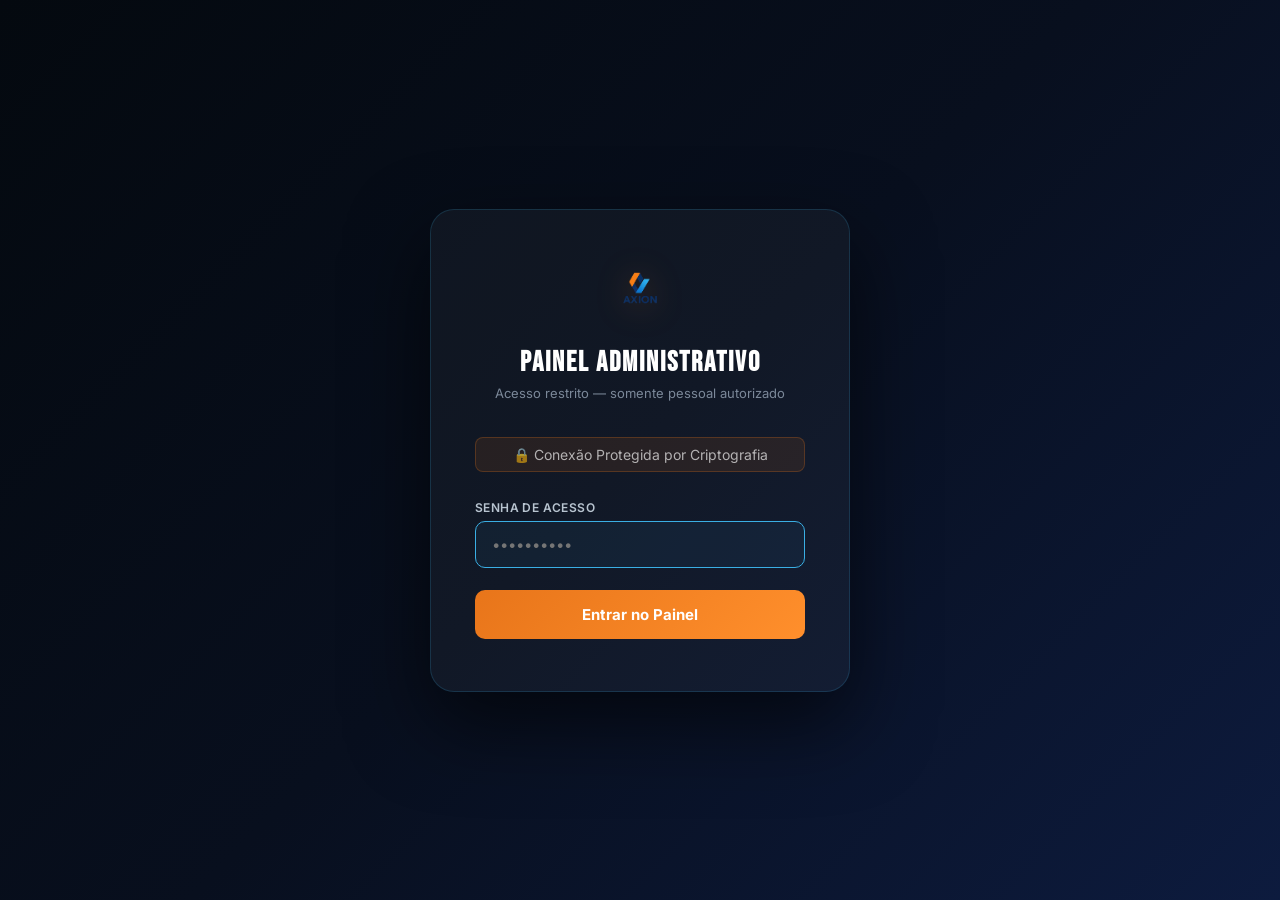
<file: admin.html>
<!DOCTYPE html>
<html lang="pt-BR">
<head>
<link rel="icon" type="image/png" href="/img/logo.png?v=20261019">
<meta charset="UTF-8">
<meta name="viewport" content="width=device-width, initial-scale=1.0">
<!-- Renomeie este arquivo para algo menos previsível, ex: axion-painel-x7k2.html -->
<title>Axion — Painel Administrativo</title>
<link rel="preconnect" href="https://fonts.googleapis.com">
<link href="https://fonts.googleapis.com/css2?family=Inter:wght@300;400;500;600;700;800&family=Bebas+Neue&display=swap" rel="stylesheet">
<style>
:root {
  --navy:#080F1E; --dark:#0D1B3E; --mid:#132E6A;
  --orange:#E8751A; --orange2:#FF8F2C;
  --sky:#3AAFE4; --white:#fff; --gray:#7B8899; --gray2:#B8C4D0;
  --green:#22c55e; --red:#ef4444; --yellow:#f59e0b;
  --sidebar-w:240px;
}
*,*::before,*::after{margin:0;padding:0;box-sizing:border-box}
html,body{height:100%;font-family:'Inter',sans-serif;background:var(--navy);color:var(--white);overflow-x:hidden}

/* ── LOGIN ── */
#login-screen{position:fixed;inset:0;background:linear-gradient(135deg,#04090F 0%,#080F1E 50%,#0D1B3E 100%);display:flex;align-items:center;justify-content:center;z-index:9999}
.login-card{background:rgba(255,255,255,.04);border:1px solid rgba(58,175,228,.18);border-radius:24px;padding:52px 44px;width:100%;max-width:420px;text-align:center;box-shadow:0 32px 80px rgba(0,0,0,.6)}
.login-logo{height:52px;margin-bottom:28px;filter:drop-shadow(0 4px 16px rgba(232,117,26,.3))}
.login-card h2{font-family:'Bebas Neue',sans-serif;font-size:28px;letter-spacing:2px;margin-bottom:6px}
.login-card>p{font-size:13px;color:var(--gray);margin-bottom:36px}
.login-shield{font-size:14px;display:flex;align-items:center;justify-content:center;gap:6px;background:rgba(232,117,26,.1);border:1px solid rgba(232,117,26,.25);border-radius:8px;padding:8px 16px;margin-bottom:28px;color:rgba(255,255,255,.65)}
.fg{display:flex;flex-direction:column;gap:6px;margin-bottom:16px;text-align:left}
.fg label{font-size:12px;font-weight:600;color:var(--gray2);letter-spacing:.4px;text-transform:uppercase}
.fg input{background:rgba(255,255,255,.05);border:1px solid rgba(255,255,255,.12);border-radius:10px;padding:13px 16px;color:#fff;font-size:15px;font-family:'Inter',sans-serif;outline:none;transition:.25s}
.fg input:focus{border-color:var(--sky);background:rgba(58,175,228,.06)}
.btn-login{width:100%;padding:15px;background:linear-gradient(135deg,var(--orange),var(--orange2));color:#fff;border:none;border-radius:10px;font-size:15px;font-weight:700;cursor:pointer;font-family:'Inter',sans-serif;transition:.3s;margin-top:6px}
.btn-login:hover{transform:translateY(-2px);box-shadow:0 8px 28px rgba(232,117,26,.45)}
.btn-login:disabled{opacity:.6;cursor:not-allowed;transform:none}
.login-error{background:rgba(239,68,68,.12);border:1px solid rgba(239,68,68,.3);border-radius:8px;padding:10px 14px;font-size:13px;color:#fca5a5;margin-top:12px}
.login-lock{background:rgba(245,158,11,.1);border:1px solid rgba(245,158,11,.3);border-radius:8px;padding:12px 14px;font-size:13px;color:#fde68a;margin-top:12px}
.login-attempts{font-size:11.5px;color:var(--gray);margin-top:10px}

/* ── APP LAYOUT ── */
#app{display:none;height:100vh;overflow:hidden}
.layout{display:flex;height:100%}

/* ── SIDEBAR ── */
.sidebar{width:var(--sidebar-w);background:#050B16;border-right:1px solid rgba(58,175,228,.1);display:flex;flex-direction:column;flex-shrink:0;overflow:hidden}
.sidebar-header{padding:24px 20px 16px;border-bottom:1px solid rgba(255,255,255,.06)}
.sidebar-logo{display:flex;align-items:center;gap:10px}
.sidebar-logo img{height:34px}
.sidebar-logo-badge{background:linear-gradient(135deg,var(--orange),var(--orange2));border-radius:5px;padding:2px 8px;font-size:10px;font-weight:700;letter-spacing:.6px;text-transform:uppercase}
.sidebar-nav{flex:1;padding:12px 0;overflow-y:auto}
.nav-item{display:flex;align-items:center;gap:11px;padding:11px 20px;color:var(--gray);text-decoration:none;font-size:14px;font-weight:500;cursor:pointer;transition:.2s;position:relative;border:none;background:none;width:100%;text-align:left}
.nav-item:hover{color:#fff;background:rgba(255,255,255,.04)}
.nav-item.active{color:#fff;background:rgba(58,175,228,.1)}
.nav-item.active::before{content:'';position:absolute;left:0;top:8px;bottom:8px;width:3px;background:var(--orange);border-radius:0 3px 3px 0}
.nav-icon{font-size:16px;width:20px;text-align:center;flex-shrink:0}
.nav-badge{margin-left:auto;background:var(--orange);color:#fff;border-radius:100px;padding:2px 8px;font-size:11px;font-weight:700}
.sidebar-footer{padding:16px 20px;border-top:1px solid rgba(255,255,255,.06)}
.btn-logout{display:flex;align-items:center;gap:9px;width:100%;padding:10px 14px;background:rgba(239,68,68,.08);border:1px solid rgba(239,68,68,.2);border-radius:9px;color:#fca5a5;font-size:13.5px;font-weight:600;cursor:pointer;font-family:'Inter',sans-serif;transition:.25s}
.btn-logout:hover{background:rgba(239,68,68,.18);border-color:rgba(239,68,68,.4)}

/* ── MAIN ── */
.main-content{flex:1;display:flex;flex-direction:column;overflow:hidden}
.topbar{display:flex;align-items:center;justify-content:space-between;padding:0 32px;height:62px;background:#060D1A;border-bottom:1px solid rgba(58,175,228,.1);flex-shrink:0}
.topbar h1{font-family:'Bebas Neue',sans-serif;font-size:22px;letter-spacing:1px;color:#fff}
.topbar-right{display:flex;align-items:center;gap:20px}
.topbar-time{font-size:12.5px;color:var(--gray)}
.user-chip{display:flex;align-items:center;gap:9px;background:rgba(255,255,255,.05);border:1px solid rgba(255,255,255,.1);border-radius:100px;padding:6px 14px}
.user-avatar{width:28px;height:28px;border-radius:50%;background:linear-gradient(135deg,var(--orange),var(--orange2));display:flex;align-items:center;justify-content:center;font-size:13px;font-weight:700}
.user-chip span{font-size:13px;color:var(--gray2)}
.page-area{flex:1;overflow-y:auto;padding:28px 32px}

/* ── CARDS / SHARED ── */
.card{background:rgba(255,255,255,.03);border:1px solid rgba(255,255,255,.08);border-radius:16px;padding:24px}
.card-title{font-size:15px;font-weight:700;margin-bottom:4px}
.card-sub{font-size:12.5px;color:var(--gray);margin-bottom:20px}
.section-title{font-family:'Bebas Neue',sans-serif;font-size:22px;letter-spacing:1px;margin-bottom:20px;display:flex;align-items:center;gap:10px}
.section-title::after{content:'';flex:1;height:1px;background:rgba(255,255,255,.07)}

/* ── DASHBOARD ── */
.kpi-grid{display:grid;grid-template-columns:repeat(4,1fr);gap:16px;margin-bottom:28px}
.kpi{background:linear-gradient(145deg,rgba(19,46,106,.3),rgba(13,27,62,.5));border:1px solid rgba(58,175,228,.1);border-radius:14px;padding:22px 20px;position:relative;overflow:hidden}
.kpi::after{content:'';position:absolute;top:0;right:0;width:60px;height:60px;border-radius:50%;background:rgba(58,175,228,.04);transform:translate(20px,-20px)}
.kpi-label{font-size:12px;color:var(--gray);text-transform:uppercase;letter-spacing:.6px;margin-bottom:8px}
.kpi-value{font-family:'Bebas Neue',sans-serif;font-size:44px;line-height:1;margin-bottom:4px}
.kpi-value.orange{color:var(--orange)}
.kpi-value.sky{color:var(--sky)}
.kpi-value.green{color:var(--green)}
.kpi-value.yellow{color:var(--yellow)}
.kpi-delta{font-size:12px;color:var(--gray)}

/* ── TABLE ── */
.tbl-header{display:flex;align-items:center;justify-content:space-between;margin-bottom:16px;flex-wrap:wrap;gap:12px}
.filter-pills{display:flex;gap:8px;flex-wrap:wrap}
.fpill{padding:7px 16px;border-radius:100px;font-size:12.5px;font-weight:600;border:1px solid rgba(255,255,255,.12);background:transparent;color:var(--gray2);cursor:pointer;transition:.2s;font-family:'Inter',sans-serif}
.fpill:hover{border-color:var(--sky);color:var(--sky)}
.fpill.active{background:linear-gradient(135deg,var(--orange),var(--orange2));border-color:transparent;color:#fff}
.search-box{position:relative}
.search-box input{background:rgba(255,255,255,.05);border:1px solid rgba(255,255,255,.1);border-radius:8px;padding:8px 14px 8px 36px;color:#fff;font-size:13.5px;font-family:'Inter',sans-serif;outline:none;width:220px;transition:.25s}
.search-box input:focus{border-color:var(--sky)}
.search-box::before{content:'🔍';position:absolute;left:10px;top:50%;transform:translateY(-50%);font-size:13px;pointer-events:none}
table{width:100%;border-collapse:collapse;font-size:13.5px}
thead th{padding:12px 14px;text-align:left;font-size:11px;font-weight:700;color:var(--gray);text-transform:uppercase;letter-spacing:.6px;border-bottom:1px solid rgba(255,255,255,.07)}
tbody tr{border-bottom:1px solid rgba(255,255,255,.04);cursor:pointer;transition:.2s}
tbody tr:hover{background:rgba(255,255,255,.03)}
tbody td{padding:14px 14px;vertical-align:top}
.td-name{font-weight:600}
.td-company{font-size:12px;color:var(--gray);margin-top:2px}
.status-badge{display:inline-flex;align-items:center;gap:5px;padding:4px 10px;border-radius:100px;font-size:11px;font-weight:700;text-transform:uppercase;letter-spacing:.4px}
.status-badge::before{content:'';width:5px;height:5px;border-radius:50%;background:currentColor}
.badge-novo{background:rgba(58,175,228,.15);color:var(--sky);border:1px solid rgba(58,175,228,.3)}
.badge-andamento{background:rgba(245,158,11,.12);color:var(--yellow);border:1px solid rgba(245,158,11,.25)}
.badge-concluido{background:rgba(34,197,94,.12);color:var(--green);border:1px solid rgba(34,197,94,.25)}
.badge-cancelado{background:rgba(239,68,68,.1);color:#fca5a5;border:1px solid rgba(239,68,68,.25)}
.td-actions{display:flex;gap:8px;align-items:center}
.btn-sm{padding:6px 12px;border-radius:7px;font-size:12px;font-weight:600;border:none;cursor:pointer;font-family:'Inter',sans-serif;transition:.2s}
.btn-view{background:rgba(58,175,228,.12);color:var(--sky);border:1px solid rgba(58,175,228,.2)}
.btn-view:hover{background:rgba(58,175,228,.22)}
.btn-del{background:rgba(239,68,68,.1);color:#fca5a5;border:1px solid rgba(239,68,68,.2)}
.btn-del:hover{background:rgba(239,68,68,.22)}
.empty-state{text-align:center;padding:60px 20px;color:var(--gray)}
.empty-state .empty-icon{font-size:48px;margin-bottom:12px}
.empty-state p{font-size:14px}

/* ── MODAL ── */
.modal-overlay{position:fixed;inset:0;background:rgba(4,9,15,.88);z-index:1000;display:flex;align-items:center;justify-content:center;padding:20px;backdrop-filter:blur(4px)}
.modal{background:#090F1D;border:1px solid rgba(58,175,228,.2);border-radius:20px;padding:36px;width:100%;max-width:560px;max-height:90vh;overflow-y:auto;position:relative}
.modal-close{position:absolute;top:16px;right:16px;width:36px;height:36px;border-radius:50%;background:rgba(255,255,255,.06);border:1px solid rgba(255,255,255,.12);color:var(--gray2);cursor:pointer;font-size:16px;display:flex;align-items:center;justify-content:center;transition:.2s}
.modal-close:hover{background:rgba(239,68,68,.15);border-color:rgba(239,68,68,.3);color:#fca5a5}
.modal h3{font-size:18px;font-weight:700;margin-bottom:20px}
.detail-row{display:flex;gap:8px;margin-bottom:12px;font-size:14px}
.detail-label{color:var(--gray);min-width:110px;flex-shrink:0;font-size:12.5px;padding-top:1px}
.detail-value{color:var(--white);line-height:1.6}
.detail-desc{background:rgba(255,255,255,.03);border:1px solid rgba(255,255,255,.07);border-radius:8px;padding:12px 14px;color:var(--gray2);line-height:1.7;font-size:13.5px;margin-top:4px}
.status-select{background:rgba(255,255,255,.06);border:1px solid rgba(255,255,255,.12);border-radius:8px;padding:8px 12px;color:#fff;font-size:13.5px;font-family:'Inter',sans-serif;outline:none;cursor:pointer}
.status-select option{background:#090F1D}
.modal-actions{display:flex;gap:10px;margin-top:24px;padding-top:18px;border-top:1px solid rgba(255,255,255,.07)}

/* ── EDITOR ── */
.editor-tabs{display:flex;gap:4px;margin-bottom:24px;background:rgba(255,255,255,.03);border-radius:10px;padding:4px}
.etab{padding:9px 18px;border-radius:8px;font-size:13.5px;font-weight:600;border:none;background:transparent;color:var(--gray);cursor:pointer;font-family:'Inter',sans-serif;transition:.2s}
.etab:hover{color:#fff}
.etab.active{background:linear-gradient(135deg,var(--orange),var(--orange2));color:#fff}
.editor-section{display:none}
.editor-section.active{display:block}
.ef-group{margin-bottom:20px}
.ef-group label{display:block;font-size:12px;font-weight:600;color:var(--gray2);letter-spacing:.4px;text-transform:uppercase;margin-bottom:6px}
.ef-group input,.ef-group textarea{width:100%;background:rgba(255,255,255,.05);border:1px solid rgba(255,255,255,.1);border-radius:9px;padding:11px 14px;color:#fff;font-size:14px;font-family:'Inter',sans-serif;outline:none;transition:.25s;resize:vertical}
.ef-group textarea{min-height:80px}
.ef-group input:focus,.ef-group textarea:focus{border-color:var(--sky);background:rgba(58,175,228,.05)}
.ef-row{display:grid;grid-template-columns:1fr 1fr;gap:16px}
.btn-save{display:inline-flex;align-items:center;gap:7px;padding:11px 24px;background:linear-gradient(135deg,var(--orange),var(--orange2));color:#fff;border:none;border-radius:9px;font-size:14px;font-weight:700;cursor:pointer;font-family:'Inter',sans-serif;transition:.3s}
.btn-save:hover{transform:translateY(-2px);box-shadow:0 8px 24px rgba(232,117,26,.4)}
.btn-reset{display:inline-flex;align-items:center;gap:7px;padding:11px 20px;background:rgba(255,255,255,.05);border:1px solid rgba(255,255,255,.1);color:var(--gray2);border-radius:9px;font-size:14px;font-weight:600;cursor:pointer;font-family:'Inter',sans-serif;transition:.25s}
.btn-reset:hover{border-color:var(--gray2);color:#fff}
.save-bar{display:flex;align-items:center;justify-content:space-between;background:rgba(232,117,26,.06);border:1px solid rgba(232,117,26,.2);border-radius:10px;padding:14px 18px;margin-bottom:20px}
.save-bar p{font-size:13px;color:rgba(255,255,255,.7)}
.save-toast{position:fixed;bottom:24px;right:24px;background:var(--green);color:#fff;padding:12px 20px;border-radius:10px;font-size:14px;font-weight:600;z-index:2000;transform:translateY(80px);opacity:0;transition:.35s;display:flex;align-items:center;gap:8px}
.save-toast.show{transform:translateY(0);opacity:1}

/* ── IMAGE EDITOR ── */
.img-grid{display:grid;grid-template-columns:repeat(auto-fill,minmax(220px,1fr));gap:20px}
.img-card{border:1px solid rgba(255,255,255,.08);border-radius:14px;overflow:hidden;background:rgba(255,255,255,.02)}
.img-preview{height:140px;overflow:hidden;position:relative;background:#0D1B3E}
.img-preview img{width:100%;height:100%;object-fit:cover}
.img-preview .img-bg{width:100%;height:100%;background-size:cover;background-position:center}
.img-badge{position:absolute;top:8px;left:8px;background:rgba(0,0,0,.7);border-radius:6px;padding:3px 8px;font-size:10.5px;color:var(--gray2)}
.img-card-body{padding:14px}
.img-card-body h4{font-size:13.5px;font-weight:600;margin-bottom:4px}
.img-card-body p{font-size:12px;color:var(--gray);margin-bottom:12px}
.img-actions{display:flex;gap:8px}
.btn-upload{display:inline-flex;align-items:center;gap:6px;padding:8px 14px;background:rgba(58,175,228,.12);border:1px solid rgba(58,175,228,.25);color:var(--sky);border-radius:8px;font-size:12.5px;font-weight:600;cursor:pointer;font-family:'Inter',sans-serif;transition:.2s}
.btn-upload:hover{background:rgba(58,175,228,.22)}
.btn-revert{padding:8px 12px;background:rgba(255,255,255,.04);border:1px solid rgba(255,255,255,.1);color:var(--gray);border-radius:8px;font-size:12.5px;font-weight:600;cursor:pointer;font-family:'Inter',sans-serif;transition:.2s}
.btn-revert:hover{border-color:var(--gray);color:#fff}
.btn-revert:disabled{opacity:.35;cursor:not-allowed}
input[type=file]{display:none}

/* ── SETTINGS ── */
.settings-section{margin-bottom:28px}
.settings-section h3{font-size:15px;font-weight:700;margin-bottom:16px;padding-bottom:10px;border-bottom:1px solid rgba(255,255,255,.07)}
.btn-danger{display:inline-flex;align-items:center;gap:7px;padding:11px 20px;background:rgba(239,68,68,.1);border:1px solid rgba(239,68,68,.25);color:#fca5a5;border-radius:9px;font-size:14px;font-weight:600;cursor:pointer;font-family:'Inter',sans-serif;transition:.25s}
.btn-danger:hover{background:rgba(239,68,68,.22);border-color:rgba(239,68,68,.45)}
.btn-secondary{display:inline-flex;align-items:center;gap:7px;padding:11px 20px;background:rgba(58,175,228,.1);border:1px solid rgba(58,175,228,.22);color:var(--sky);border-radius:9px;font-size:14px;font-weight:600;cursor:pointer;font-family:'Inter',sans-serif;transition:.25s}
.btn-secondary:hover{background:rgba(58,175,228,.2)}
.actions-row{display:flex;gap:12px;flex-wrap:wrap}
.pass-hint{font-size:12px;color:var(--gray);margin-top:6px}

/* ── RESPONSIVE ── */
@media(max-width:900px){
  .kpi-grid{grid-template-columns:repeat(2,1fr)}
  .sidebar{width:60px}
  .nav-item span:not(.nav-icon):not(.nav-badge){display:none}
  .sidebar-header .sidebar-logo span:last-child,.sidebar-header .sidebar-logo-badge{display:none}
  .sidebar-footer .btn-logout span:last-child{display:none}
  .page-area{padding:20px 16px}
  .topbar{padding:0 20px}
}
@media(max-width:600px){
  .ef-row{grid-template-columns:1fr}
  .kpi-grid{grid-template-columns:1fr 1fr}
}
</style>
</head>
<body>

<!-- ── LOGIN ── -->
<div id="login-screen">
  <div class="login-card">
    <img src="img/logo.png" alt="Axion" class="login-logo" onerror="this.style.display='none'">
    <h2>Painel Administrativo</h2>
    <p>Acesso restrito — somente pessoal autorizado</p>
    <div class="login-shield">🔒 Conexão Protegida por Criptografia</div>
    <form id="login-form">
      <div class="fg">
        <label>Senha de Acesso</label>
        <input type="password" id="login-pass" placeholder="••••••••••" autocomplete="current-password" autofocus>
      </div>
      <button type="submit" class="btn-login" id="login-btn">Entrar no Painel</button>
      <div id="login-error" style="display:none"></div>
      <div id="login-attempts" class="login-attempts" style="display:none"></div>
    </form>
  </div>
</div>

<!-- ── APP ── -->
<div id="app">
  <div class="layout">

    <!-- SIDEBAR -->
    <aside class="sidebar">
      <div class="sidebar-header">
        <div class="sidebar-logo">
          <img src="img/logo.png" alt="Axion" onerror="this.style.display='none'">
          <span class="sidebar-logo-badge">ADM</span>
        </div>
      </div>
      <nav class="sidebar-nav">
        <button class="nav-item active" data-page="dashboard"><span class="nav-icon">📊</span><span>Dashboard</span></button>
        <button class="nav-item" data-page="quotes"><span class="nav-icon">📋</span><span>Orçamentos</span><span class="nav-badge" id="nav-badge" style="display:none">0</span></button>
        <button class="nav-item" data-page="texts"><span class="nav-icon">✏️</span><span>Editar Textos</span></button>
        <button class="nav-item" data-page="images"><span class="nav-icon">🖼️</span><span>Editar Imagens</span></button>
        <button class="nav-item" data-page="settings"><span class="nav-icon">⚙️</span><span>Configurações</span></button>
      </nav>
      <div class="sidebar-footer">
        <button class="btn-logout" id="logout-btn"><span>🚪</span><span>Sair</span></button>
      </div>
    </aside>

    <!-- MAIN -->
    <div class="main-content">
      <header class="topbar">
        <h1 id="page-title">Dashboard</h1>
        <div class="topbar-right">
          <span class="topbar-time" id="topbar-time"></span>
          <div class="user-chip">
            <div class="user-avatar">A</div>
            <span>Administrador</span>
          </div>
        </div>
      </header>
      <div class="page-area" id="page-area"></div>
    </div>

  </div>
</div>

<!-- MODAL -->
<div class="modal-overlay" id="modal" style="display:none" onclick="if(event.target===this)closeModal()">
  <div class="modal" id="modal-inner"></div>
</div>

<!-- TOAST -->
<div class="save-toast" id="toast">✔ Salvo com sucesso!</div>

<script>
// ────────────────────────────────────────────────────────────────
// CHAVES / CONSTANTES
// ────────────────────────────────────────────────────────────────
const K = {
  PASS:    'axion_pass_hash',
  SESSION: 'axion_session',
  QUOTES:  'axion_quotes',
  CONTENT: 'axion_content',
  IMAGES:  'axion_images',
  FAILS:   'axion_auth_fails',
};

// ────────────────────────────────────────────────────────────────
// CRYPTO — SHA-256 via Web Crypto API
// ────────────────────────────────────────────────────────────────
async function sha256(str) {
  const buf = await crypto.subtle.digest('SHA-256', new TextEncoder().encode(str));
  return Array.from(new Uint8Array(buf)).map(b => b.toString(16).padStart(2,'0')).join('');
}

// ────────────────────────────────────────────────────────────────
// AUTH
// ────────────────────────────────────────────────────────────────
const AUTH = {
  MAX_FAILS: 5,
  LOCKOUT_MS: 15 * 60 * 1000, // 15 min
  SESSION_MS: 2 * 60 * 60 * 1000, // 2h

  async init() {
    if (!localStorage.getItem(K.PASS)) {
      localStorage.setItem(K.PASS, await sha256('Axion@2025'));
    }
  },

  getFailState() {
    return JSON.parse(localStorage.getItem(K.FAILS) || '{"count":0,"ts":0}');
  },

  isLocked() {
    const f = this.getFailState();
    if (f.count >= this.MAX_FAILS) {
      const remaining = this.LOCKOUT_MS - (Date.now() - f.ts);
      if (remaining > 0) return Math.ceil(remaining / 60000);
      this.resetFails();
    }
    return false;
  },

  resetFails() { localStorage.removeItem(K.FAILS); },

  recordFail() {
    const f = this.getFailState();
    f.count++;
    f.ts = Date.now();
    localStorage.setItem(K.FAILS, JSON.stringify(f));
  },

  async login(pass) {
    const locked = this.isLocked();
    if (locked) return { ok: false, locked, mins: locked };

    const hash = await sha256(pass);
    const stored = localStorage.getItem(K.PASS);

    if (hash === stored) {
      this.resetFails();
      const token = await sha256(pass + Date.now());
      sessionStorage.setItem(K.SESSION, JSON.stringify({
        token,
        exp: Date.now() + this.SESSION_MS
      }));
      return { ok: true };
    }
    this.recordFail();
    const f = this.getFailState();
    return { ok: false, remaining: this.MAX_FAILS - f.count };
  },

  isValid() {
    const s = JSON.parse(sessionStorage.getItem(K.SESSION) || 'null');
    return s && Date.now() < s.exp;
  },

  logout() {
    sessionStorage.removeItem(K.SESSION);
    location.reload();
  }
};

// ────────────────────────────────────────────────────────────────
// DATA
// ────────────────────────────────────────────────────────────────
const DATA = {
  getQuotes() {
    return JSON.parse(localStorage.getItem(K.QUOTES) || '[]');
  },
  saveQuotes(q) {
    localStorage.setItem(K.QUOTES, JSON.stringify(q));
  },
  addQuote(q) {
    const list = this.getQuotes();
    q.id = Date.now().toString(36) + Math.random().toString(36).slice(2,6);
    q.ts = Date.now();
    q.status = 'novo';
    list.unshift(q);
    this.saveQuotes(list);
    return q;
  },
  updateStatus(id, status) {
    const list = this.getQuotes().map(q => q.id === id ? {...q, status} : q);
    this.saveQuotes(list);
  },
  deleteQuote(id) {
    this.saveQuotes(this.getQuotes().filter(q => q.id !== id));
  },

  getContent() {
    return JSON.parse(localStorage.getItem(K.CONTENT) || '{}');
  },
  setContent(key, val) {
    const c = this.getContent();
    c[key] = val;
    localStorage.setItem(K.CONTENT, JSON.stringify(c));
  },
  resetContent() {
    localStorage.removeItem(K.CONTENT);
  },

  getImages() {
    return JSON.parse(localStorage.getItem(K.IMAGES) || '{}');
  },
  setImage(key, dataUrl) {
    const imgs = this.getImages();
    imgs[key] = dataUrl;
    localStorage.setItem(K.IMAGES, JSON.stringify(imgs));
  },
  removeImage(key) {
    const imgs = this.getImages();
    delete imgs[key];
    localStorage.setItem(K.IMAGES, JSON.stringify(imgs));
  },

  exportAll() {
    const data = {
      quotes: this.getQuotes(),
      content: this.getContent(),
      exported: new Date().toISOString()
    };
    const blob = new Blob([JSON.stringify(data, null, 2)], {type:'application/json'});
    const a = document.createElement('a');
    a.href = URL.createObjectURL(blob);
    a.download = `axion-backup-${new Date().toISOString().slice(0,10)}.json`;
    a.click();
  },

  clearQuotes() { localStorage.removeItem(K.QUOTES); },
  clearAll() {
    [K.QUOTES, K.CONTENT, K.IMAGES].forEach(k => localStorage.removeItem(k));
  }
};

// ────────────────────────────────────────────────────────────────
// UI HELPERS
// ────────────────────────────────────────────────────────────────
function $(id) { return document.getElementById(id); }

function toast(msg = '✔ Salvo com sucesso!', ms = 2800) {
  const t = $('toast');
  t.textContent = msg;
  t.classList.add('show');
  setTimeout(() => t.classList.remove('show'), ms);
}

function openModal(html) {
  $('modal-inner').innerHTML = html;
  $('modal').style.display = 'flex';
}
function closeModal() {
  $('modal').style.display = 'none';
}

function fmt(ts) {
  return new Date(ts).toLocaleString('pt-BR', {
    day:'2-digit', month:'2-digit', year:'numeric',
    hour:'2-digit', minute:'2-digit'
  });
}

function statusBadge(s) {
  const map = {
    novo: ['badge-novo','Novo'],
    andamento: ['badge-andamento','Em Andamento'],
    concluido: ['badge-concluido','Concluído'],
    cancelado: ['badge-cancelado','Cancelado']
  };
  const [cls, label] = map[s] || ['badge-novo','Novo'];
  return `<span class="status-badge ${cls}">${label}</span>`;
}

function updateNavBadge() {
  const novos = DATA.getQuotes().filter(q => q.status === 'novo').length;
  const badge = $('nav-badge');
  if (novos > 0) { badge.textContent = novos; badge.style.display = ''; }
  else badge.style.display = 'none';
}

// ────────────────────────────────────────────────────────────────
// PAGES
// ────────────────────────────────────────────────────────────────

/* ── DASHBOARD ── */
function pageDashboard() {
  const quotes = DATA.getQuotes();
  const novos = quotes.filter(q => q.status === 'novo').length;
  const andamento = quotes.filter(q => q.status === 'andamento').length;
  const concluido = quotes.filter(q => q.status === 'concluido').length;
  const today = quotes.filter(q => {
    const d = new Date(q.ts);
    const n = new Date();
    return d.getDate()===n.getDate() && d.getMonth()===n.getMonth() && d.getFullYear()===n.getFullYear();
  }).length;

  const recent = quotes.slice(0,5);

  $('page-area').innerHTML = `
    <div class="kpi-grid">
      <div class="kpi">
        <div class="kpi-label">Total de Orçamentos</div>
        <div class="kpi-value orange">${quotes.length}</div>
        <div class="kpi-delta">Todos os pedidos</div>
      </div>
      <div class="kpi">
        <div class="kpi-label">Novos Pedidos</div>
        <div class="kpi-value sky">${novos}</div>
        <div class="kpi-delta">Aguardando atenção</div>
      </div>
      <div class="kpi">
        <div class="kpi-label">Em Andamento</div>
        <div class="kpi-value yellow">${andamento}</div>
        <div class="kpi-delta">Em negociação</div>
      </div>
      <div class="kpi">
        <div class="kpi-label">Concluídos</div>
        <div class="kpi-value green">${concluido}</div>
        <div class="kpi-delta">Projetos fechados</div>
      </div>
    </div>

    <div class="card">
      <div class="section-title">Últimos Pedidos</div>
      ${recent.length === 0
        ? `<div class="empty-state"><div class="empty-icon">📭</div><p>Nenhum pedido ainda. Os orçamentos enviados pelo site aparecerão aqui.</p></div>`
        : `<table>
            <thead><tr>
              <th>Nome / Empresa</th>
              <th>Serviço</th>
              <th>Data</th>
              <th>Status</th>
            </tr></thead>
            <tbody>
              ${recent.map(q => `
                <tr onclick="showQuote('${q.id}')">
                  <td><div class="td-name">${q.name||'—'}</div><div class="td-company">${q.company||''}</div></td>
                  <td>${q.service||'—'}</td>
                  <td>${fmt(q.ts)}</td>
                  <td>${statusBadge(q.status)}</td>
                </tr>`).join('')}
            </tbody>
          </table>`
      }
    </div>
  `;
}

/* ── ORÇAMENTOS ── */
let quoteFilter = 'all', quoteSearch = '';

function pageQuotes() {
  renderQuotes();
}

function renderQuotes() {
  let quotes = DATA.getQuotes();
  if (quoteFilter !== 'all') quotes = quotes.filter(q => q.status === quoteFilter);
  if (quoteSearch) {
    const s = quoteSearch.toLowerCase();
    quotes = quotes.filter(q =>
      (q.name||'').toLowerCase().includes(s) ||
      (q.company||'').toLowerCase().includes(s) ||
      (q.email||'').toLowerCase().includes(s) ||
      (q.service||'').toLowerCase().includes(s)
    );
  }

  $('page-area').innerHTML = `
    <div class="card">
      <div class="tbl-header">
        <div class="filter-pills">
          ${[['all','Todos'],['novo','Novos'],['andamento','Em Andamento'],['concluido','Concluídos'],['cancelado','Cancelados']].map(([v,l]) =>
            `<button class="fpill${quoteFilter===v?' active':''}" onclick="setQuoteFilter('${v}')">${l}</button>`
          ).join('')}
        </div>
        <div class="search-box">
          <input type="text" id="q-search" placeholder="Buscar..." value="${quoteSearch}" oninput="setQuoteSearch(this.value)">
        </div>
      </div>

      ${quotes.length === 0
        ? `<div class="empty-state"><div class="empty-icon">🔍</div><p>Nenhum pedido encontrado.</p></div>`
        : `<table>
            <thead><tr>
              <th>Nome / Empresa</th>
              <th>Contato</th>
              <th>Serviço</th>
              <th>Data</th>
              <th>Status</th>
              <th>Ações</th>
            </tr></thead>
            <tbody>
              ${quotes.map(q => `
                <tr>
                  <td><div class="td-name">${q.name||'—'}</div><div class="td-company">${q.company||''}</div></td>
                  <td><div style="font-size:13px">${q.email||''}</div><div style="font-size:12px;color:var(--gray)">${q.phone||''}</div></td>
                  <td style="font-size:13px">${q.service||'—'}</td>
                  <td style="font-size:12px;color:var(--gray)">${fmt(q.ts)}</td>
                  <td>${statusBadge(q.status)}</td>
                  <td>
                    <div class="td-actions">
                      <button class="btn-sm btn-view" onclick="showQuote('${q.id}')">Ver</button>
                      <button class="btn-sm btn-del" onclick="deleteQuote('${q.id}',event)">✕</button>
                    </div>
                  </td>
                </tr>`).join('')}
            </tbody>
          </table>`
      }
    </div>
  `;
}

function setQuoteFilter(f) { quoteFilter = f; renderQuotes(); }
function setQuoteSearch(v) { quoteSearch = v; renderQuotes(); }

function showQuote(id) {
  const q = DATA.getQuotes().find(x => x.id === id);
  if (!q) return;
  openModal(`
    <button class="modal-close" onclick="closeModal()">✕</button>
    <h3>📋 Detalhes do Pedido</h3>
    <div class="detail-row"><span class="detail-label">Nome</span><span class="detail-value">${q.name||'—'}</span></div>
    <div class="detail-row"><span class="detail-label">Empresa</span><span class="detail-value">${q.company||'—'}</span></div>
    <div class="detail-row"><span class="detail-label">E-mail</span><span class="detail-value"><a href="mailto:${q.email}" style="color:var(--sky)">${q.email||'—'}</a></span></div>
    <div class="detail-row"><span class="detail-label">Telefone</span><span class="detail-value">${q.phone||'—'}</span></div>
    <div class="detail-row"><span class="detail-label">Serviço</span><span class="detail-value">${q.service||'—'}</span></div>
    <div class="detail-row"><span class="detail-label">Data</span><span class="detail-value">${fmt(q.ts)}</span></div>
    <div style="margin-bottom:16px">
      <div class="detail-label" style="margin-bottom:8px">Descrição do Projeto</div>
      <div class="detail-desc">${q.description||'(sem descrição)'}</div>
    </div>
    <div class="detail-row" style="align-items:center">
      <span class="detail-label">Status</span>
      <select class="status-select" onchange="updateStatus('${q.id}',this.value)">
        <option value="novo" ${q.status==='novo'?'selected':''}>Novo</option>
        <option value="andamento" ${q.status==='andamento'?'selected':''}>Em Andamento</option>
        <option value="concluido" ${q.status==='concluido'?'selected':''}>Concluído</option>
        <option value="cancelado" ${q.status==='cancelado'?'selected':''}>Cancelado</option>
      </select>
    </div>
    <div class="modal-actions">
      <a href="mailto:${q.email}?subject=Orçamento%20Axion%20Industrial&body=Olá%20${encodeURIComponent(q.name)}," class="btn-save" style="text-decoration:none">✉ Responder por E-mail</a>
      <button class="btn-reset" onclick="closeModal()">Fechar</button>
    </div>
  `);
}

function updateStatus(id, status) {
  DATA.updateStatus(id, status);
  updateNavBadge();
  toast('✔ Status atualizado!');
}

function deleteQuote(id, e) {
  e.stopPropagation();
  if (confirm('Excluir este pedido de orçamento? Esta ação não pode ser desfeita.')) {
    DATA.deleteQuote(id);
    updateNavBadge();
    renderQuotes();
    toast('🗑 Pedido excluído.');
  }
}

/* ── EDITAR TEXTOS ── */
function pageTexts() {
  const c = DATA.getContent();
  const v = key => c[key] || '';

  $('page-area').innerHTML = `
    <div class="save-bar">
      <p>💡 As alterações são salvas e aplicadas automaticamente no site quando visitado no mesmo navegador.</p>
    </div>

    <div class="editor-tabs">
      <button class="etab active" onclick="switchEtab('hero',this)">Hero</button>
      <button class="etab" onclick="switchEtab('about',this)">Sobre</button>
      <button class="etab" onclick="switchEtab('diff',this)">Diferenciais</button>
      <button class="etab" onclick="switchEtab('contact',this)">Contato</button>
    </div>

    <!-- HERO -->
    <div class="editor-section active" id="etab-hero">
      <div class="ef-group">
        <label>Badge do Hero (ex: "Excelência em Metalurgia Industrial")</label>
        <input type="text" id="c-hero-badge" value="${v('hero_badge')||'Excelência em Metalurgia Industrial'}">
      </div>
      <div class="ef-group">
        <label>Linha 1 do Título</label>
        <input type="text" id="c-hero-l1" value="${v('hero_l1')||'CONSTRUINDO'}">
      </div>
      <div class="ef-row">
        <div class="ef-group">
          <label>Linha 2 (cor laranja)</label>
          <input type="text" id="c-hero-l2" value="${v('hero_l2')||'O FUTURO'}">
        </div>
        <div class="ef-group">
          <label>Linha 3 (cor azul)</label>
          <input type="text" id="c-hero-l3" value="${v('hero_l3')||'COM PRECISÃO'}">
        </div>
      </div>
      <div class="ef-group">
        <label>Subtítulo do Hero</label>
        <textarea id="c-hero-sub">${v('hero_sub')||'Soluções completas em fabricação e montagem de estruturas metálicas, pintura a jato industrial e calderaria — qualidade e segurança em cada projeto.'}</textarea>
      </div>
      <div style="display:flex;gap:16px;margin-bottom:24px">
        <div class="ef-group" style="flex:1">
          <label>KPI 1 — Número</label>
          <input type="text" id="c-kpi1n" value="${v('kpi1_num')||'10+'}">
        </div>
        <div class="ef-group" style="flex:2">
          <label>KPI 1 — Descrição</label>
          <input type="text" id="c-kpi1l" value="${v('kpi1_label')||'Anos de Mercado'}">
        </div>
      </div>
      <div style="display:flex;gap:16px;margin-bottom:24px">
        <div class="ef-group" style="flex:1">
          <label>KPI 2 — Número</label>
          <input type="text" id="c-kpi2n" value="${v('kpi2_num')||'500+'}">
        </div>
        <div class="ef-group" style="flex:2">
          <label>KPI 2 — Descrição</label>
          <input type="text" id="c-kpi2l" value="${v('kpi2_label')||'Projetos Concluídos'}">
        </div>
      </div>
      <div style="display:flex;gap:16px;margin-bottom:28px">
        <div class="ef-group" style="flex:1">
          <label>KPI 3 — Número</label>
          <input type="text" id="c-kpi3n" value="${v('kpi3_num')||'100%'}">
        </div>
        <div class="ef-group" style="flex:2">
          <label>KPI 3 — Descrição</label>
          <input type="text" id="c-kpi3l" value="${v('kpi3_label')||'Comprometimento'}">
        </div>
      </div>
      <div style="display:flex;gap:12px">
        <button class="btn-save" onclick="saveHero()">💾 Salvar Hero</button>
        <button class="btn-reset" onclick="resetSection(['hero_badge','hero_l1','hero_l2','hero_l3','hero_sub','kpi1_num','kpi1_label','kpi2_num','kpi2_label','kpi3_num','kpi3_label'])">↩ Restaurar Padrão</button>
      </div>
    </div>

    <!-- SOBRE -->
    <div class="editor-section" id="etab-about">
      <div class="ef-group">
        <label>Título da Seção Sobre</label>
        <input type="text" id="c-about-title" value="${v('about_title')||'Tradição e Inovação no Setor Industrial'}">
      </div>
      <div class="ef-group">
        <label>Parágrafo 1</label>
        <textarea id="c-about-p1">${v('about_p1')||'A Axion é uma empresa especializada em soluções metalúrgicas e industriais, comprometida com a excelência em cada projeto. Nossa equipe de profissionais altamente qualificados utiliza equipamentos de última geração para entregar resultados superiores.'}</textarea>
      </div>
      <div class="ef-group">
        <label>Parágrafo 2</label>
        <textarea id="c-about-p2">${v('about_p2')||'Atuamos em diversos segmentos industriais, oferecendo serviços integrados que vão desde a concepção do projeto até a entrega final — sempre com foco em segurança, qualidade e cumprimento de prazos.'}</textarea>
      </div>
      <div style="display:flex;gap:12px">
        <button class="btn-save" onclick="saveAbout()">💾 Salvar Sobre</button>
        <button class="btn-reset" onclick="resetSection(['about_title','about_p1','about_p2'])">↩ Restaurar Padrão</button>
      </div>
    </div>

    <!-- DIFERENCIAIS -->
    <div class="editor-section" id="etab-diff">
      ${[1,2,3,4,5,6].map(i => `
        <div class="ef-row">
          <div class="ef-group">
            <label>Diferencial ${i} — Título</label>
            <input type="text" id="c-diff${i}t" value="${v('diff'+i+'_title')||['Equipe Especializada','Projetos Sob Medida','Controle de Qualidade','Prazo e Confiabilidade','Atendimento Completo','Segurança em Primeiro'][i-1]}">
          </div>
          <div class="ef-group">
            <label>Diferencial ${i} — Texto</label>
            <input type="text" id="c-diff${i}p" value="${v('diff'+i+'_text')||['Profissionais com vasta experiência no setor metalúrgico, com treinamentos contínuos e certificações técnicas atualizadas.','Desenvolvemos soluções personalizadas para cada cliente, com análise técnica detalhada e adequação às necessidades específicas.','Rigorosos processos de inspeção em todas as etapas, garantindo conformidade com as normas ABNT e ASME vigentes.','Comprometimento absoluto com os prazos acordados, com planejamento detalhado e comunicação transparente durante todo o processo.','Da concepção à entrega final, acompanhamos cada fase com total suporte técnico e atendimento personalizado e dedicado.','Todos os serviços seguem rigorosas normas de segurança do trabalho, com EPI\'s adequados e procedimentos certificados pelas NR\'s.'][i-1]}">
          </div>
        </div>`).join('')}
      <div style="display:flex;gap:12px;margin-top:8px">
        <button class="btn-save" onclick="saveDiff()">💾 Salvar Diferenciais</button>
        <button class="btn-reset" onclick="resetSection(['diff1_title','diff1_text','diff2_title','diff2_text','diff3_title','diff3_text','diff4_title','diff4_text','diff5_title','diff5_text','diff6_title','diff6_text'])">↩ Restaurar Padrão</button>
      </div>
    </div>

    <!-- CONTATO -->
    <div class="editor-section" id="etab-contact">
      <div class="ef-row">
        <div class="ef-group">
          <label>Telefone / WhatsApp</label>
          <input type="text" id="c-phone" value="${v('contact_phone')||'(12) 99651-3704'}">
        </div>
        <div class="ef-group">
          <label>E-mail</label>
          <input type="text" id="c-email" value="${v('contact_email')||'adm@axionindustrial.com.br'}">
        </div>
      </div>
      <div class="ef-group">
        <label>Endereço Completo</label>
        <input type="text" id="c-address" value="${v('contact_address')||'Rua Itamar Raul Mendes, 30 - São Paulo, Matozinhos - MG, 35720-000'}">
      </div>
      <div class="ef-group">
        <label>Horário de Atendimento</label>
        <input type="text" id="c-hours" value="${v('contact_hours')||'Seg–Sex: 8h às 18h | Sáb: 8h às 12h'}">
      </div>
      <div style="display:flex;gap:12px">
        <button class="btn-save" onclick="saveContact()">💾 Salvar Contato</button>
        <button class="btn-reset" onclick="resetSection(['contact_phone','contact_email','contact_address','contact_hours'])">↩ Restaurar Padrão</button>
      </div>
    </div>
  `;
}

function switchEtab(name, btn) {
  document.querySelectorAll('.editor-section').forEach(s => s.classList.remove('active'));
  document.querySelectorAll('.etab').forEach(b => b.classList.remove('active'));
  document.getElementById('etab-'+name).classList.add('active');
  btn.classList.add('active');
}

function saveHero() {
  const fields = {
    hero_badge: 'c-hero-badge', hero_l1: 'c-hero-l1', hero_l2: 'c-hero-l2', hero_l3: 'c-hero-l3',
    hero_sub: 'c-hero-sub',
    kpi1_num: 'c-kpi1n', kpi1_label: 'c-kpi1l',
    kpi2_num: 'c-kpi2n', kpi2_label: 'c-kpi2l',
    kpi3_num: 'c-kpi3n', kpi3_label: 'c-kpi3l',
  };
  for (const [key, id] of Object.entries(fields)) {
    DATA.setContent(key, $(id).value);
  }
  toast();
}

function saveAbout() {
  DATA.setContent('about_title', $('c-about-title').value);
  DATA.setContent('about_p1', $('c-about-p1').value);
  DATA.setContent('about_p2', $('c-about-p2').value);
  toast();
}

function saveDiff() {
  for (let i = 1; i <= 6; i++) {
    DATA.setContent('diff'+i+'_title', $('c-diff'+i+'t').value);
    DATA.setContent('diff'+i+'_text', $('c-diff'+i+'p').value);
  }
  toast();
}

function saveContact() {
  DATA.setContent('contact_phone', $('c-phone').value);
  DATA.setContent('contact_email', $('c-email').value);
  DATA.setContent('contact_address', $('c-address').value);
  DATA.setContent('contact_hours', $('c-hours').value);
  toast();
}

function resetSection(keys) {
  if (!confirm('Restaurar os textos desta seção para o padrão original?')) return;
  const c = DATA.getContent();
  keys.forEach(k => delete c[k]);
  localStorage.setItem(K.CONTENT, JSON.stringify(c));
  pageTexts();
  toast('↩ Padrão restaurado!');
}

/* ── EDITAR IMAGENS ── */
const IMG_DEFS = [
  { key: 'img_hero_bg',   label: 'Imagem de Fundo — Hero',        desc: 'Fundo da seção principal', type: 'bg',  original: 'img/WhatsApp Image 2026-05-19 at 21.31.29.jpeg' },
  { key: 'img_service1',  label: 'Serviço 1 — Estruturas',        desc: 'Card do primeiro serviço', type: 'img', original: 'img/WhatsApp Image 2026-05-19 at 21.31.34 (1).jpeg' },
  { key: 'img_service2',  label: 'Serviço 2 — Pintura',           desc: 'Card do segundo serviço',  type: 'img', original: 'img/WhatsApp Image 2026-05-19 at 21.31.32 (1).jpeg' },
  { key: 'img_service3',  label: 'Serviço 3 — Calderaria',        desc: 'Card do terceiro serviço', type: 'img', original: 'img/WhatsApp Image 2026-05-19 at 21.31.29.jpeg' },
  { key: 'img_about',     label: 'Foto — Seção Sobre Nós',        desc: 'Imagem da seção Sobre',    type: 'img', original: 'img/WhatsApp Image 2026-05-19 at 21.31.31.jpeg' },
];

function pageImages() {
  const imgs = DATA.getImages();

  $('page-area').innerHTML = `
    <div class="save-bar">
      <p>📸 Formatos aceitos: JPG, PNG, WEBP. Tamanho recomendado: até 2MB por imagem.</p>
    </div>
    <div class="img-grid" id="img-grid">
      ${IMG_DEFS.map(def => {
        const custom = imgs[def.key];
        const preview = custom
          ? (def.type === 'bg' ? `<div class="img-bg" style="background-image:url(${custom})"></div>` : `<img src="${custom}" alt="">`)
          : (def.type === 'bg' ? `<div class="img-bg" style="background-image:url('${def.original}')"></div>` : `<img src="${def.original}" alt="">`);
        return `
          <div class="img-card">
            <div class="img-preview">
              ${preview}
              ${custom ? '<span class="img-badge">✏ Personalizada</span>' : '<span class="img-badge">Original</span>'}
            </div>
            <div class="img-card-body">
              <h4>${def.label}</h4>
              <p>${def.desc}</p>
              <div class="img-actions">
                <label class="btn-upload">
                  📁 Trocar Imagem
                  <input type="file" accept="image/*" onchange="uploadImage('${def.key}',this)">
                </label>
                <button class="btn-revert" onclick="revertImage('${def.key}')" ${!custom?'disabled':''}>↩ Original</button>
              </div>
            </div>
          </div>`;
      }).join('')}
    </div>
  `;
}

function uploadImage(key, input) {
  const file = input.files[0];
  if (!file) return;
  if (file.size > 3 * 1024 * 1024) {
    alert('Imagem muito grande! Use arquivos até 3MB para não sobrecarregar o armazenamento.');
    return;
  }
  const reader = new FileReader();
  reader.onload = e => {
    DATA.setImage(key, e.target.result);
    pageImages();
    toast('🖼 Imagem atualizada!');
  };
  reader.readAsDataURL(file);
}

function revertImage(key) {
  if (!confirm('Restaurar a imagem original?')) return;
  DATA.removeImage(key);
  pageImages();
  toast('↩ Imagem restaurada!');
}

/* ── CONFIGURAÇÕES ── */
function pageSettings() {
  $('page-area').innerHTML = `
    <div style="max-width:560px">

      <div class="settings-section">
        <h3>🔑 Alterar Senha de Acesso</h3>
        <div class="ef-group">
          <label>Senha Atual</label>
          <input type="password" id="pass-old" placeholder="••••••••">
        </div>
        <div class="ef-group">
          <label>Nova Senha</label>
          <input type="password" id="pass-new" placeholder="••••••••">
          <div class="pass-hint">Mínimo de 8 caracteres. Use letras, números e símbolos.</div>
        </div>
        <div class="ef-group">
          <label>Confirmar Nova Senha</label>
          <input type="password" id="pass-conf" placeholder="••••••••">
        </div>
        <div id="pass-msg" style="font-size:13px;margin-bottom:12px"></div>
        <button class="btn-save" onclick="changePassword()">🔑 Alterar Senha</button>
      </div>

      <div class="settings-section">
        <h3>📦 Dados e Backup</h3>
        <div class="actions-row">
          <button class="btn-secondary" onclick="DATA.exportAll()">⬇ Exportar Backup (JSON)</button>
          <button class="btn-secondary" onclick="importData()">⬆ Importar Backup</button>
        </div>
        <input type="file" id="import-file" accept=".json" onchange="processImport(this)" style="display:none">
      </div>

      <div class="settings-section">
        <h3>⚠️ Zona de Perigo</h3>
        <div class="actions-row">
          <button class="btn-danger" onclick="clearQuotes()">🗑 Limpar Todos os Orçamentos</button>
          <button class="btn-danger" onclick="clearAllData()">💥 Limpar Tudo (Reset Total)</button>
        </div>
      </div>

      <div class="settings-section">
        <h3>ℹ️ Informações</h3>
        <div style="font-size:13px;color:var(--gray);line-height:1.8">
          <p>• Os dados são armazenados localmente neste navegador (localStorage).</p>
          <p>• Para acessar de outro computador, use a função de backup/importar.</p>
          <p>• Sessão expira automaticamente após <strong style="color:var(--white)">2 horas</strong> de inatividade.</p>
          <p>• Renomeie este arquivo para dificultar o acesso não autorizado.</p>
          <p style="margin-top:12px;padding:10px;background:rgba(58,175,228,.06);border:1px solid rgba(58,175,228,.15);border-radius:8px">
            💡 <strong>Dica de segurança (Locaweb):</strong> Crie um arquivo <code style="color:var(--sky)">.htaccess</code> na pasta raiz e adicione as regras de proteção por senha do Apache para uma camada extra de segurança.
          </p>
        </div>
      </div>

    </div>
  `;
}

async function changePassword() {
  const oldPass = $('pass-old').value;
  const newPass = $('pass-new').value;
  const confPass = $('pass-conf').value;
  const msg = $('pass-msg');

  if (!oldPass || !newPass || !confPass) {
    msg.style.color = '#fca5a5'; msg.textContent = 'Preencha todos os campos.'; return;
  }
  if (newPass.length < 8) {
    msg.style.color = '#fca5a5'; msg.textContent = 'Nova senha deve ter pelo menos 8 caracteres.'; return;
  }
  if (newPass !== confPass) {
    msg.style.color = '#fca5a5'; msg.textContent = 'As senhas não coincidem.'; return;
  }

  const oldHash = await sha256(oldPass);
  if (oldHash !== localStorage.getItem(K.PASS)) {
    msg.style.color = '#fca5a5'; msg.textContent = 'Senha atual incorreta.'; return;
  }

  localStorage.setItem(K.PASS, await sha256(newPass));
  msg.style.color = 'var(--green)'; msg.textContent = '✔ Senha alterada com sucesso!';
  $('pass-old').value = ''; $('pass-new').value = ''; $('pass-conf').value = '';
}

function importData() { $('import-file').click(); }

function processImport(input) {
  const file = input.files[0];
  if (!file) return;
  const reader = new FileReader();
  reader.onload = e => {
    try {
      const data = JSON.parse(e.target.result);
      if (data.quotes) localStorage.setItem(K.QUOTES, JSON.stringify(data.quotes));
      if (data.content) localStorage.setItem(K.CONTENT, JSON.stringify(data.content));
      updateNavBadge();
      toast('⬆ Backup importado com sucesso!');
    } catch {
      alert('Arquivo inválido. Use apenas backups exportados por este painel.');
    }
  };
  reader.readAsText(file);
}

function clearQuotes() {
  if (confirm('Apagar TODOS os pedidos de orçamento? Esta ação não pode ser desfeita.')) {
    DATA.clearQuotes();
    updateNavBadge();
    toast('🗑 Orçamentos apagados.');
    pageSettings();
  }
}

function clearAllData() {
  if (confirm('⚠️ ATENÇÃO: Isso apaga TODOS os dados (orçamentos, textos personalizados e imagens). Continuar?')) {
    if (confirm('Tem certeza? Esta ação é irreversível.')) {
      DATA.clearAll();
      updateNavBadge();
      toast('💥 Todos os dados foram apagados.');
      pageSettings();
    }
  }
}

// ────────────────────────────────────────────────────────────────
// ROTEAMENTO
// ────────────────────────────────────────────────────────────────
const PAGES = {
  dashboard: { title: 'Dashboard',      fn: pageDashboard },
  quotes:    { title: 'Pedidos de Orçamento', fn: pageQuotes },
  texts:     { title: 'Editar Textos',   fn: pageTexts },
  images:    { title: 'Editar Imagens',  fn: pageImages },
  settings:  { title: 'Configurações',   fn: pageSettings },
};

function navigate(page) {
  const p = PAGES[page];
  if (!p) return;
  document.querySelectorAll('.nav-item').forEach(b => b.classList.toggle('active', b.dataset.page === page));
  $('page-title').textContent = p.title;
  p.fn();
  window.scrollTo(0, 0);
}

document.querySelectorAll('.nav-item').forEach(btn =>
  btn.addEventListener('click', () => navigate(btn.dataset.page))
);

// ────────────────────────────────────────────────────────────────
// RELÓGIO
// ────────────────────────────────────────────────────────────────
function updateClock() {
  $('topbar-time').textContent = new Date().toLocaleString('pt-BR', {
    day:'2-digit', month:'2-digit', year:'numeric',
    hour:'2-digit', minute:'2-digit'
  });
}
setInterval(updateClock, 1000);
updateClock();

// ────────────────────────────────────────────────────────────────
// AUTO-LOGOUT POR INATIVIDADE
// ────────────────────────────────────────────────────────────────
let activityTimer;
function resetActivity() {
  clearTimeout(activityTimer);
  activityTimer = setTimeout(() => {
    alert('Sua sessão expirou por inatividade. Faça login novamente.');
    AUTH.logout();
  }, AUTH.SESSION_MS);
}
['click','keydown','mousemove','touchstart'].forEach(e =>
  document.addEventListener(e, resetActivity, { passive: true })
);

// ────────────────────────────────────────────────────────────────
// INICIALIZAÇÃO
// ────────────────────────────────────────────────────────────────
document.getElementById('logout-btn').addEventListener('click', () => {
  if (confirm('Deseja sair do painel?')) AUTH.logout();
});

document.getElementById('login-form').addEventListener('submit', async e => {
  e.preventDefault();
  const btn = $('login-btn');
  const pass = $('login-pass').value;
  const errEl = $('login-error');
  const attEl = $('login-attempts');

  btn.disabled = true;
  btn.textContent = 'Verificando...';
  errEl.style.display = 'none';
  attEl.style.display = 'none';

  // Pequeno delay para mitigar timing attacks
  await new Promise(r => setTimeout(r, 400));

  const result = await AUTH.login(pass);

  if (result.ok) {
    $('login-screen').style.display = 'none';
    $('app').style.display = 'flex';
    updateNavBadge();
    navigate('dashboard');
    resetActivity();
  } else if (result.locked) {
    errEl.className = 'login-lock';
    errEl.innerHTML = `🔒 Painel bloqueado por ${result.mins} minuto(s) devido a tentativas incorretas.`;
    errEl.style.display = 'block';
    btn.disabled = false;
    btn.textContent = 'Entrar no Painel';
  } else {
    errEl.className = 'login-error';
    errEl.textContent = 'Senha incorreta. Verifique e tente novamente.';
    errEl.style.display = 'block';
    if (result.remaining <= 2) {
      attEl.textContent = `⚠️ Atenção: ${result.remaining} tentativa(s) restante(s) antes do bloqueio.`;
      attEl.style.display = 'block';
    }
    $('login-pass').value = '';
    btn.disabled = false;
    btn.textContent = 'Entrar no Painel';
  }
});

// Verificar bloqueio ao carregar
(async () => {
  await AUTH.init();

  const locked = AUTH.isLocked();
  if (locked) {
    const errEl = $('login-error');
    errEl.className = 'login-lock';
    errEl.innerHTML = `🔒 Painel bloqueado por ${locked} minuto(s).`;
    errEl.style.display = 'block';
    $('login-btn').disabled = true;
  }

  // Já logado? Restaurar sessão
  if (AUTH.isValid()) {
    $('login-screen').style.display = 'none';
    $('app').style.display = 'flex';
    updateNavBadge();
    navigate('dashboard');
    resetActivity();
  }
})();
</script>
</body>
</html>
</file>
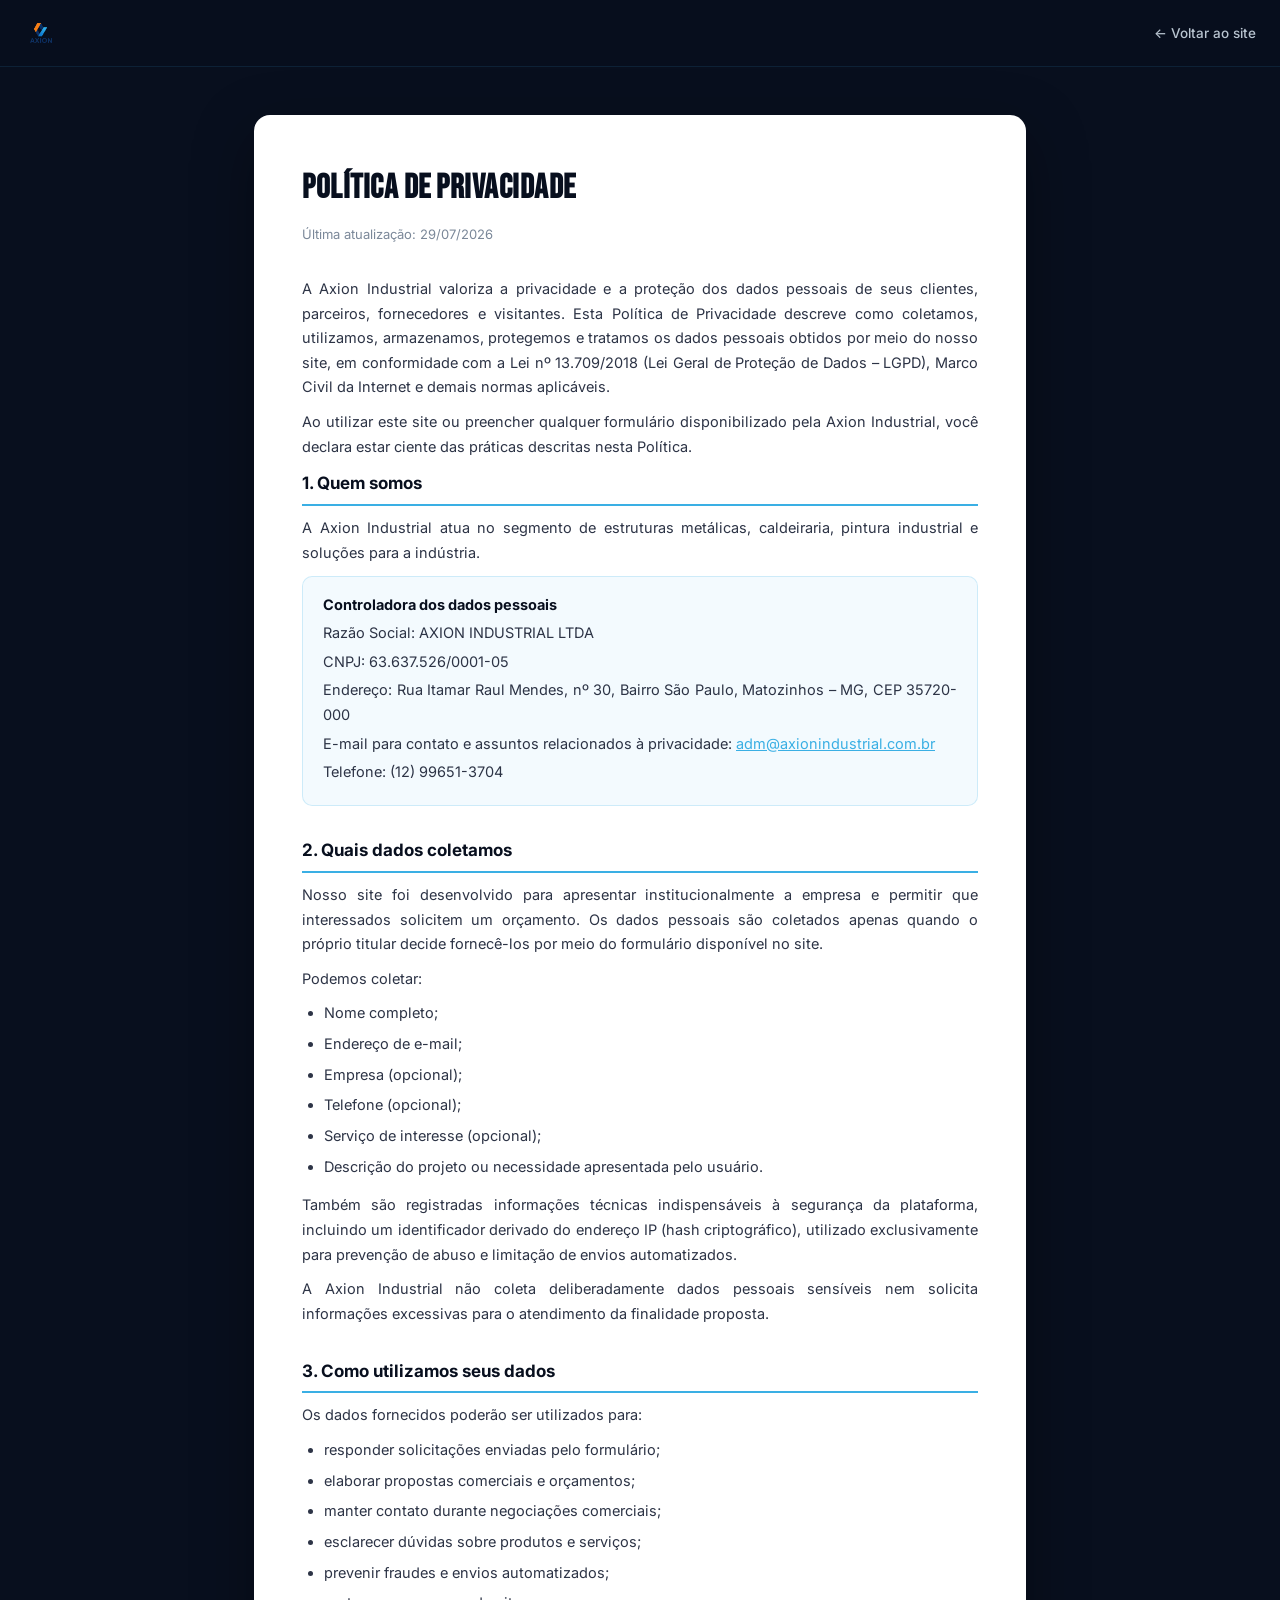
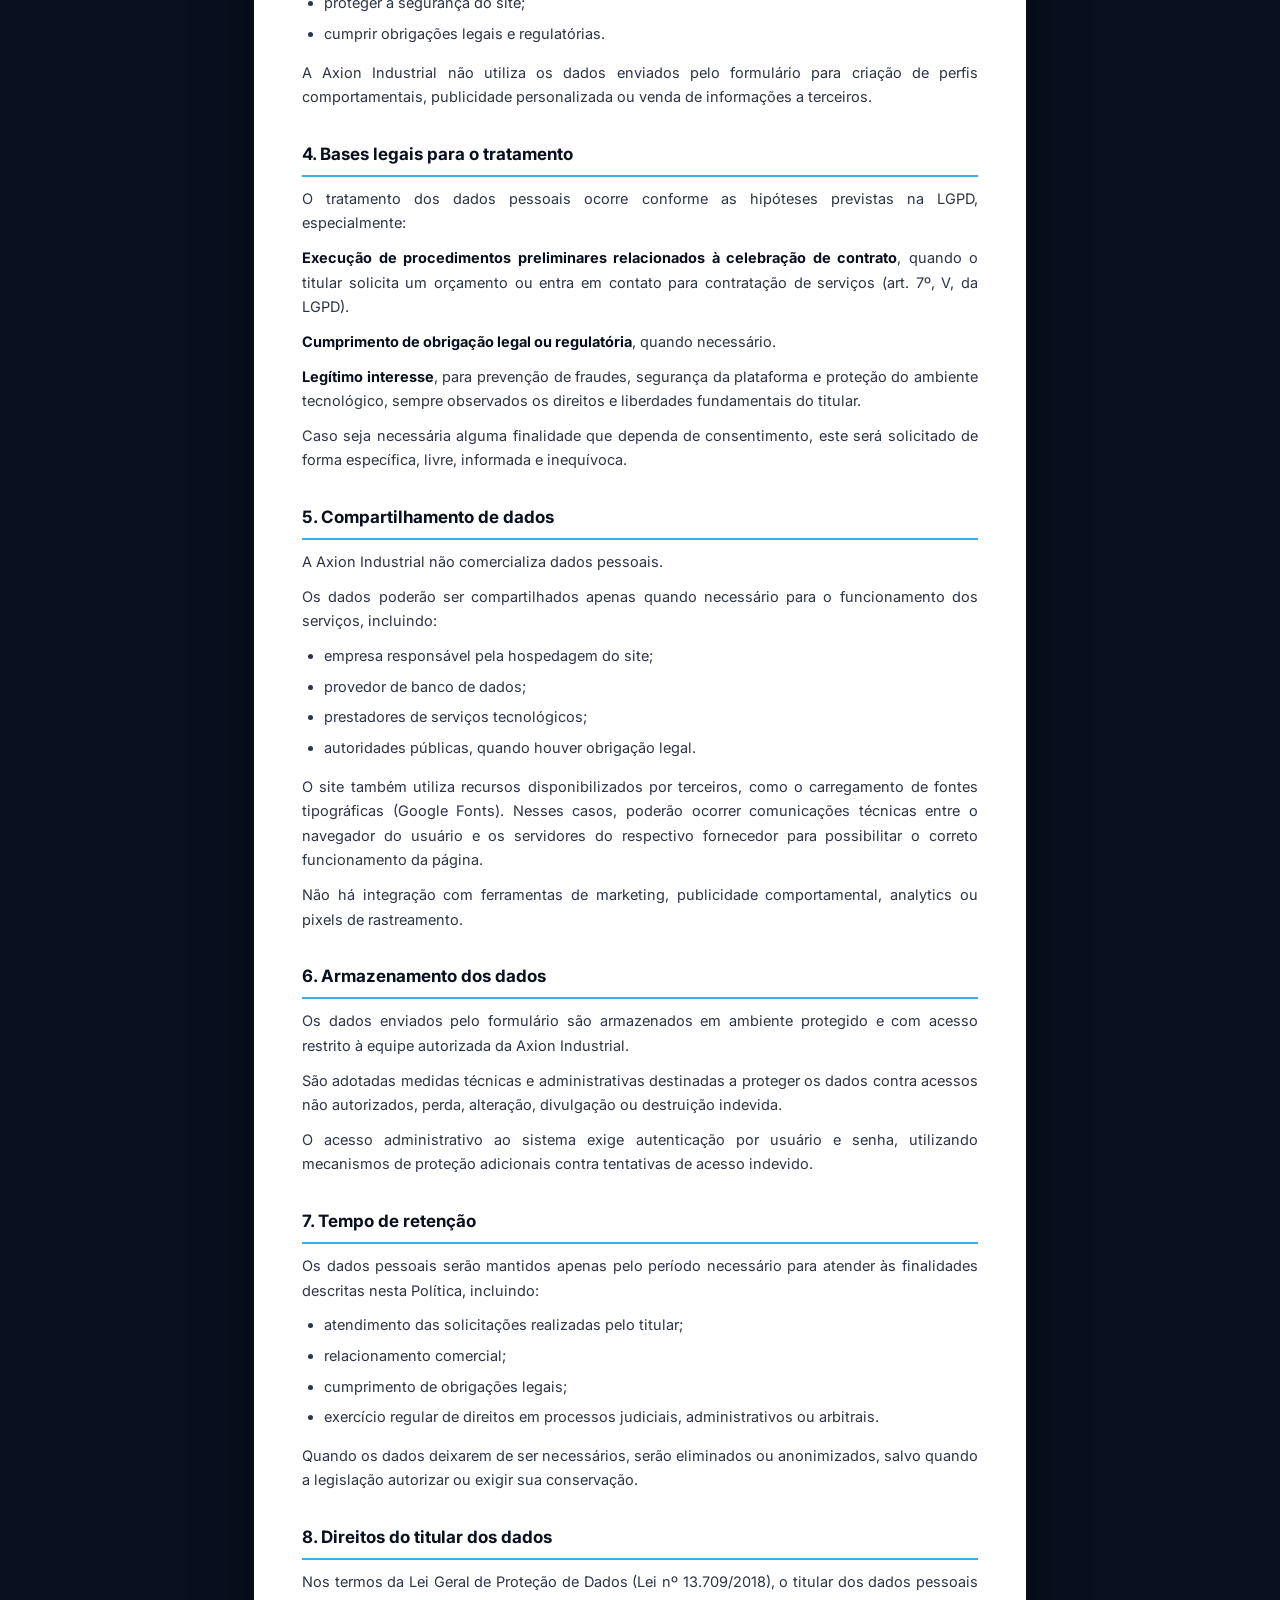
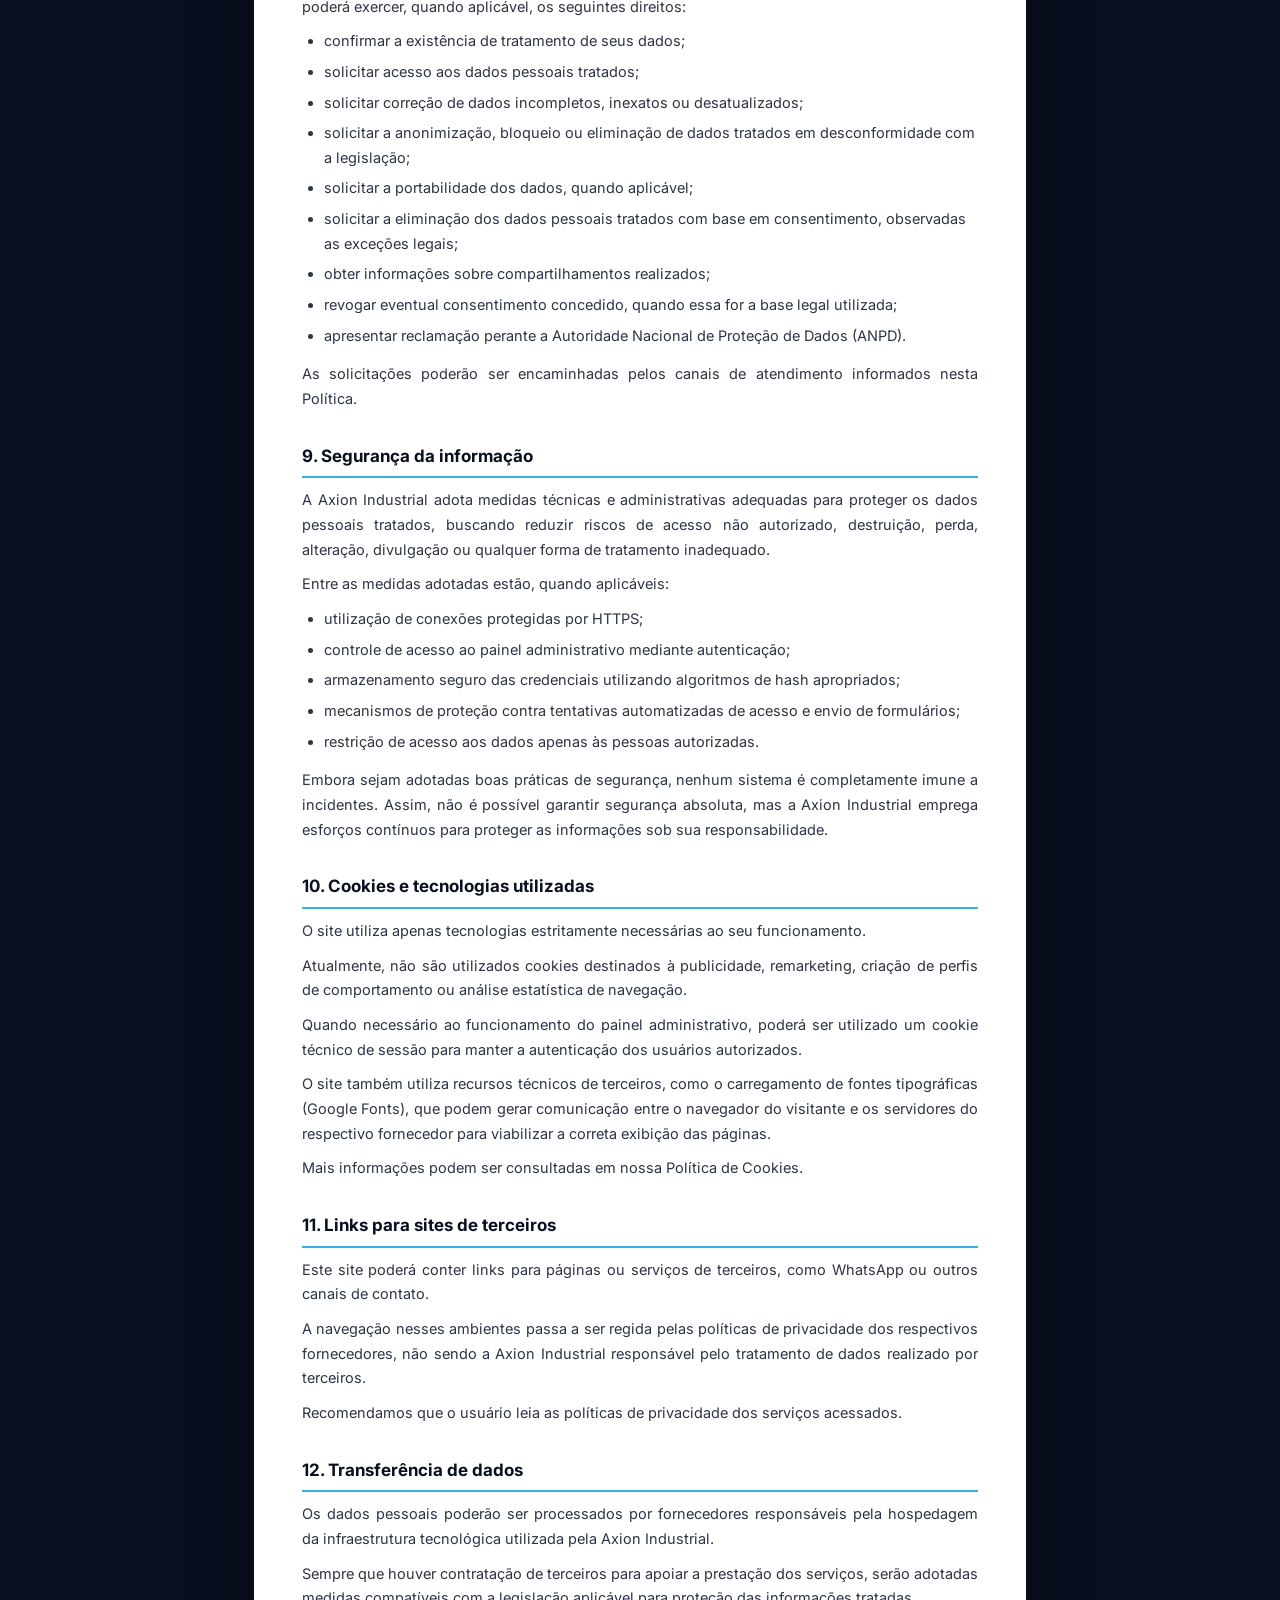
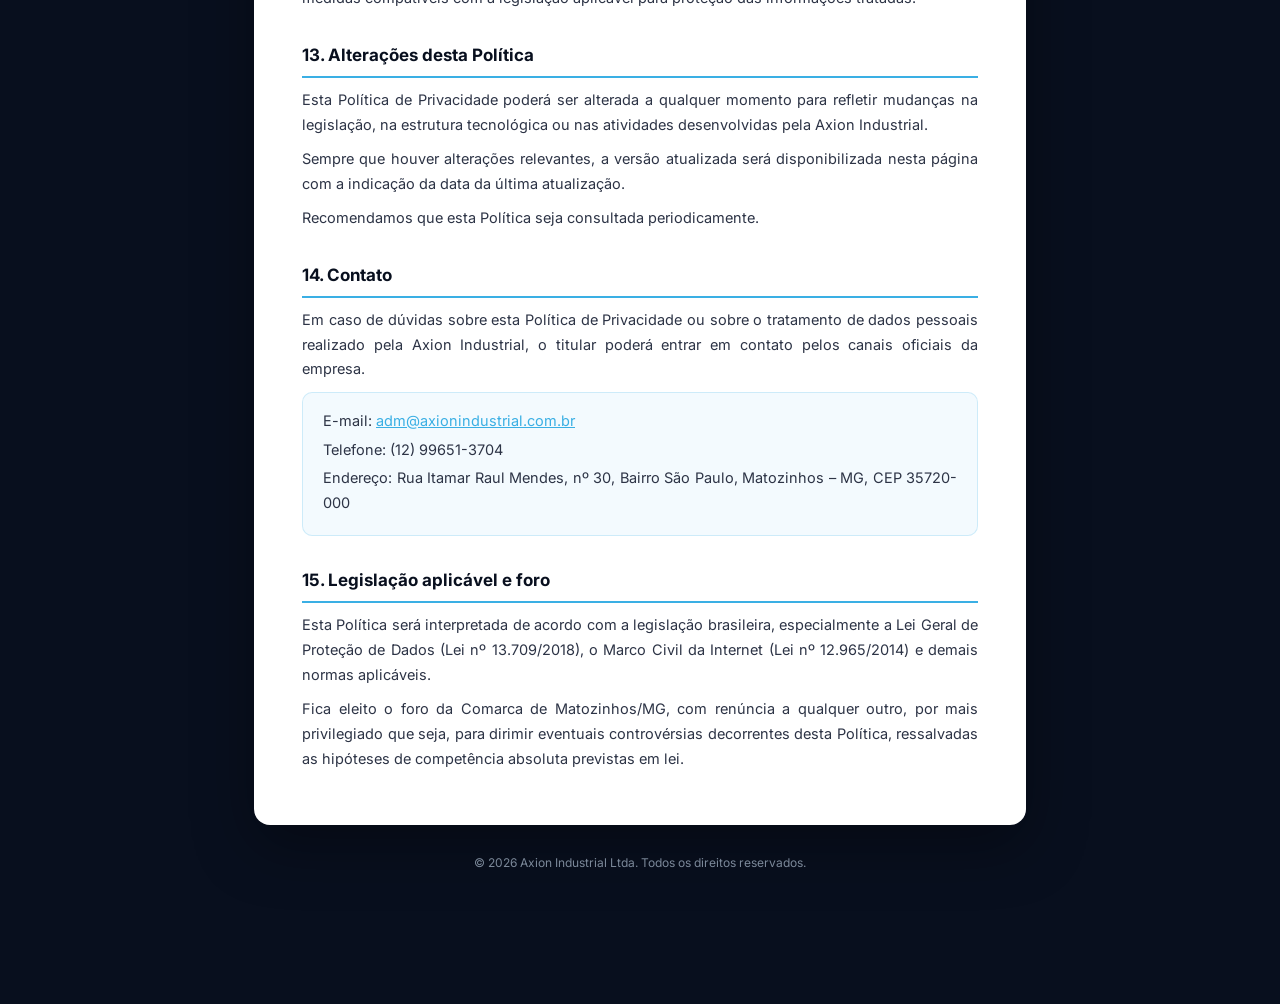
<file: privacidade.html>
<!DOCTYPE html>
<html lang="pt-BR">
<head>
<link rel="icon" type="image/png" href="/img/logo.png?v=20261019">
<meta charset="UTF-8">
<meta name="viewport" content="width=device-width, initial-scale=1.0">
<title>Política de Privacidade — Axion Industrial</title>
<meta name="robots" content="noindex">
<link rel="preconnect" href="https://fonts.googleapis.com">
<link href="https://fonts.googleapis.com/css2?family=Inter:wght@400;500;600;700;800&family=Bebas+Neue&display=swap" rel="stylesheet">
<style>
:root{--navy:#080F1E;--dark:#0D1B3E;--orange:#E8751A;--orange2:#FF8F2C;--sky:#3AAFE4;--gray:#7B8899;--gray2:#4a5568}
*,*::before,*::after{margin:0;padding:0;box-sizing:border-box}
body{font-family:'Inter',sans-serif;background:var(--navy);color:#1a1f2e;line-height:1.7}
a{color:var(--sky)}
.topbar{position:sticky;top:0;z-index:10;background:rgba(8,15,30,.96);backdrop-filter:blur(20px);border-bottom:1px solid rgba(58,175,228,.12);padding:16px 24px;display:flex;align-items:center;justify-content:space-between}
.topbar .logo{display:flex;align-items:center;gap:10px;text-decoration:none}
.topbar .logo img{height:34px}
.topbar .back{color:#B8C4D0;font-size:13.5px;text-decoration:none;font-weight:500}
.topbar .back:hover{color:#fff}
.wrap{max-width:820px;margin:0 auto;padding:48px 24px 80px}
.doc{background:#fff;border-radius:16px;padding:44px 48px;box-shadow:0 20px 60px rgba(0,0,0,.35)}
h1{font-family:'Bebas Neue',sans-serif;font-size:34px;letter-spacing:.5px;color:var(--navy);margin-bottom:6px}
.updated{font-size:13px;color:var(--gray);margin-bottom:32px}
h2{font-size:17px;color:var(--navy);margin:30px 0 10px;padding-bottom:6px;border-bottom:2px solid var(--sky)}
h2:first-of-type{margin-top:0}
p{font-size:14.5px;color:#2d3446;margin-bottom:10px;text-align:justify}
ul{margin:8px 0 14px 22px}
li{font-size:14.5px;color:#2d3446;margin-bottom:6px}
strong{color:var(--navy)}
.contact-box{background:rgba(58,175,228,.06);border:1px solid rgba(58,175,228,.2);border-radius:10px;padding:16px 20px;margin:10px 0 18px}
.contact-box p{margin-bottom:4px}
.footer-note{text-align:center;color:var(--gray);font-size:12px;padding:28px 24px 40px}
</style>
</head>
<body>

<div class="topbar">
  <a href="/index.html" class="logo"><img src="img/logo.png" alt="Axion"></a>
  <a href="/index.html" class="back">← Voltar ao site</a>
</div>

<div class="wrap">
  <div class="doc">
    <h1>Política de Privacidade</h1>
    <p class="updated">Última atualização: 29/07/2026</p>

    <p>A Axion Industrial valoriza a privacidade e a proteção dos dados pessoais de seus clientes, parceiros, fornecedores e visitantes. Esta Política de Privacidade descreve como coletamos, utilizamos, armazenamos, protegemos e tratamos os dados pessoais obtidos por meio do nosso site, em conformidade com a Lei nº 13.709/2018 (Lei Geral de Proteção de Dados – LGPD), Marco Civil da Internet e demais normas aplicáveis.</p>
    <p>Ao utilizar este site ou preencher qualquer formulário disponibilizado pela Axion Industrial, você declara estar ciente das práticas descritas nesta Política.</p>

    <h2>1. Quem somos</h2>
    <p>A Axion Industrial atua no segmento de estruturas metálicas, caldeiraria, pintura industrial e soluções para a indústria.</p>
    <div class="contact-box">
      <p><strong>Controladora dos dados pessoais</strong></p>
      <p>Razão Social: AXION INDUSTRIAL LTDA</p>
      <p>CNPJ: 63.637.526/0001-05</p>
      <p>Endereço: Rua Itamar Raul Mendes, nº 30, Bairro São Paulo, Matozinhos – MG, CEP 35720-000</p>
      <p>E-mail para contato e assuntos relacionados à privacidade: <a href="mailto:adm@axionindustrial.com.br">adm@axionindustrial.com.br</a></p>
      <p>Telefone: (12) 99651-3704</p>
    </div>

    <h2>2. Quais dados coletamos</h2>
    <p>Nosso site foi desenvolvido para apresentar institucionalmente a empresa e permitir que interessados solicitem um orçamento. Os dados pessoais são coletados apenas quando o próprio titular decide fornecê-los por meio do formulário disponível no site.</p>
    <p>Podemos coletar:</p>
    <ul>
      <li>Nome completo;</li>
      <li>Endereço de e-mail;</li>
      <li>Empresa (opcional);</li>
      <li>Telefone (opcional);</li>
      <li>Serviço de interesse (opcional);</li>
      <li>Descrição do projeto ou necessidade apresentada pelo usuário.</li>
    </ul>
    <p>Também são registradas informações técnicas indispensáveis à segurança da plataforma, incluindo um identificador derivado do endereço IP (hash criptográfico), utilizado exclusivamente para prevenção de abuso e limitação de envios automatizados.</p>
    <p>A Axion Industrial não coleta deliberadamente dados pessoais sensíveis nem solicita informações excessivas para o atendimento da finalidade proposta.</p>

    <h2>3. Como utilizamos seus dados</h2>
    <p>Os dados fornecidos poderão ser utilizados para:</p>
    <ul>
      <li>responder solicitações enviadas pelo formulário;</li>
      <li>elaborar propostas comerciais e orçamentos;</li>
      <li>manter contato durante negociações comerciais;</li>
      <li>esclarecer dúvidas sobre produtos e serviços;</li>
      <li>prevenir fraudes e envios automatizados;</li>
      <li>proteger a segurança do site;</li>
      <li>cumprir obrigações legais e regulatórias.</li>
    </ul>
    <p>A Axion Industrial não utiliza os dados enviados pelo formulário para criação de perfis comportamentais, publicidade personalizada ou venda de informações a terceiros.</p>

    <h2>4. Bases legais para o tratamento</h2>
    <p>O tratamento dos dados pessoais ocorre conforme as hipóteses previstas na LGPD, especialmente:</p>
    <p><strong>Execução de procedimentos preliminares relacionados à celebração de contrato</strong>, quando o titular solicita um orçamento ou entra em contato para contratação de serviços (art. 7º, V, da LGPD).</p>
    <p><strong>Cumprimento de obrigação legal ou regulatória</strong>, quando necessário.</p>
    <p><strong>Legítimo interesse</strong>, para prevenção de fraudes, segurança da plataforma e proteção do ambiente tecnológico, sempre observados os direitos e liberdades fundamentais do titular.</p>
    <p>Caso seja necessária alguma finalidade que dependa de consentimento, este será solicitado de forma específica, livre, informada e inequívoca.</p>

    <h2>5. Compartilhamento de dados</h2>
    <p>A Axion Industrial não comercializa dados pessoais.</p>
    <p>Os dados poderão ser compartilhados apenas quando necessário para o funcionamento dos serviços, incluindo:</p>
    <ul>
      <li>empresa responsável pela hospedagem do site;</li>
      <li>provedor de banco de dados;</li>
      <li>prestadores de serviços tecnológicos;</li>
      <li>autoridades públicas, quando houver obrigação legal.</li>
    </ul>
    <p>O site também utiliza recursos disponibilizados por terceiros, como o carregamento de fontes tipográficas (Google Fonts). Nesses casos, poderão ocorrer comunicações técnicas entre o navegador do usuário e os servidores do respectivo fornecedor para possibilitar o correto funcionamento da página.</p>
    <p>Não há integração com ferramentas de marketing, publicidade comportamental, analytics ou pixels de rastreamento.</p>

    <h2>6. Armazenamento dos dados</h2>
    <p>Os dados enviados pelo formulário são armazenados em ambiente protegido e com acesso restrito à equipe autorizada da Axion Industrial.</p>
    <p>São adotadas medidas técnicas e administrativas destinadas a proteger os dados contra acessos não autorizados, perda, alteração, divulgação ou destruição indevida.</p>
    <p>O acesso administrativo ao sistema exige autenticação por usuário e senha, utilizando mecanismos de proteção adicionais contra tentativas de acesso indevido.</p>

    <h2>7. Tempo de retenção</h2>
    <p>Os dados pessoais serão mantidos apenas pelo período necessário para atender às finalidades descritas nesta Política, incluindo:</p>
    <ul>
      <li>atendimento das solicitações realizadas pelo titular;</li>
      <li>relacionamento comercial;</li>
      <li>cumprimento de obrigações legais;</li>
      <li>exercício regular de direitos em processos judiciais, administrativos ou arbitrais.</li>
    </ul>
    <p>Quando os dados deixarem de ser necessários, serão eliminados ou anonimizados, salvo quando a legislação autorizar ou exigir sua conservação.</p>

    <h2>8. Direitos do titular dos dados</h2>
    <p>Nos termos da Lei Geral de Proteção de Dados (Lei nº 13.709/2018), o titular dos dados pessoais poderá exercer, quando aplicável, os seguintes direitos:</p>
    <ul>
      <li>confirmar a existência de tratamento de seus dados;</li>
      <li>solicitar acesso aos dados pessoais tratados;</li>
      <li>solicitar correção de dados incompletos, inexatos ou desatualizados;</li>
      <li>solicitar a anonimização, bloqueio ou eliminação de dados tratados em desconformidade com a legislação;</li>
      <li>solicitar a portabilidade dos dados, quando aplicável;</li>
      <li>solicitar a eliminação dos dados pessoais tratados com base em consentimento, observadas as exceções legais;</li>
      <li>obter informações sobre compartilhamentos realizados;</li>
      <li>revogar eventual consentimento concedido, quando essa for a base legal utilizada;</li>
      <li>apresentar reclamação perante a Autoridade Nacional de Proteção de Dados (ANPD).</li>
    </ul>
    <p>As solicitações poderão ser encaminhadas pelos canais de atendimento informados nesta Política.</p>

    <h2>9. Segurança da informação</h2>
    <p>A Axion Industrial adota medidas técnicas e administrativas adequadas para proteger os dados pessoais tratados, buscando reduzir riscos de acesso não autorizado, destruição, perda, alteração, divulgação ou qualquer forma de tratamento inadequado.</p>
    <p>Entre as medidas adotadas estão, quando aplicáveis:</p>
    <ul>
      <li>utilização de conexões protegidas por HTTPS;</li>
      <li>controle de acesso ao painel administrativo mediante autenticação;</li>
      <li>armazenamento seguro das credenciais utilizando algoritmos de hash apropriados;</li>
      <li>mecanismos de proteção contra tentativas automatizadas de acesso e envio de formulários;</li>
      <li>restrição de acesso aos dados apenas às pessoas autorizadas.</li>
    </ul>
    <p>Embora sejam adotadas boas práticas de segurança, nenhum sistema é completamente imune a incidentes. Assim, não é possível garantir segurança absoluta, mas a Axion Industrial emprega esforços contínuos para proteger as informações sob sua responsabilidade.</p>

    <h2>10. Cookies e tecnologias utilizadas</h2>
    <p>O site utiliza apenas tecnologias estritamente necessárias ao seu funcionamento.</p>
    <p>Atualmente, não são utilizados cookies destinados à publicidade, remarketing, criação de perfis de comportamento ou análise estatística de navegação.</p>
    <p>Quando necessário ao funcionamento do painel administrativo, poderá ser utilizado um cookie técnico de sessão para manter a autenticação dos usuários autorizados.</p>
    <p>O site também utiliza recursos técnicos de terceiros, como o carregamento de fontes tipográficas (Google Fonts), que podem gerar comunicação entre o navegador do visitante e os servidores do respectivo fornecedor para viabilizar a correta exibição das páginas.</p>
    <p>Mais informações podem ser consultadas em nossa Política de Cookies.</p>

    <h2>11. Links para sites de terceiros</h2>
    <p>Este site poderá conter links para páginas ou serviços de terceiros, como WhatsApp ou outros canais de contato.</p>
    <p>A navegação nesses ambientes passa a ser regida pelas políticas de privacidade dos respectivos fornecedores, não sendo a Axion Industrial responsável pelo tratamento de dados realizado por terceiros.</p>
    <p>Recomendamos que o usuário leia as políticas de privacidade dos serviços acessados.</p>

    <h2>12. Transferência de dados</h2>
    <p>Os dados pessoais poderão ser processados por fornecedores responsáveis pela hospedagem da infraestrutura tecnológica utilizada pela Axion Industrial.</p>
    <p>Sempre que houver contratação de terceiros para apoiar a prestação dos serviços, serão adotadas medidas compatíveis com a legislação aplicável para proteção das informações tratadas.</p>

    <h2>13. Alterações desta Política</h2>
    <p>Esta Política de Privacidade poderá ser alterada a qualquer momento para refletir mudanças na legislação, na estrutura tecnológica ou nas atividades desenvolvidas pela Axion Industrial.</p>
    <p>Sempre que houver alterações relevantes, a versão atualizada será disponibilizada nesta página com a indicação da data da última atualização.</p>
    <p>Recomendamos que esta Política seja consultada periodicamente.</p>

    <h2>14. Contato</h2>
    <p>Em caso de dúvidas sobre esta Política de Privacidade ou sobre o tratamento de dados pessoais realizado pela Axion Industrial, o titular poderá entrar em contato pelos canais oficiais da empresa.</p>
    <div class="contact-box">
      <p>E-mail: <a href="mailto:adm@axionindustrial.com.br">adm@axionindustrial.com.br</a></p>
      <p>Telefone: (12) 99651-3704</p>
      <p>Endereço: Rua Itamar Raul Mendes, nº 30, Bairro São Paulo, Matozinhos – MG, CEP 35720-000</p>
    </div>

    <h2>15. Legislação aplicável e foro</h2>
    <p>Esta Política será interpretada de acordo com a legislação brasileira, especialmente a Lei Geral de Proteção de Dados (Lei nº 13.709/2018), o Marco Civil da Internet (Lei nº 12.965/2014) e demais normas aplicáveis.</p>
    <p>Fica eleito o foro da Comarca de Matozinhos/MG, com renúncia a qualquer outro, por mais privilegiado que seja, para dirimir eventuais controvérsias decorrentes desta Política, ressalvadas as hipóteses de competência absoluta previstas em lei.</p>
  </div>

  <p class="footer-note">© 2026 Axion Industrial Ltda. Todos os direitos reservados.</p>
</div>

</body>
</html>
</file>
